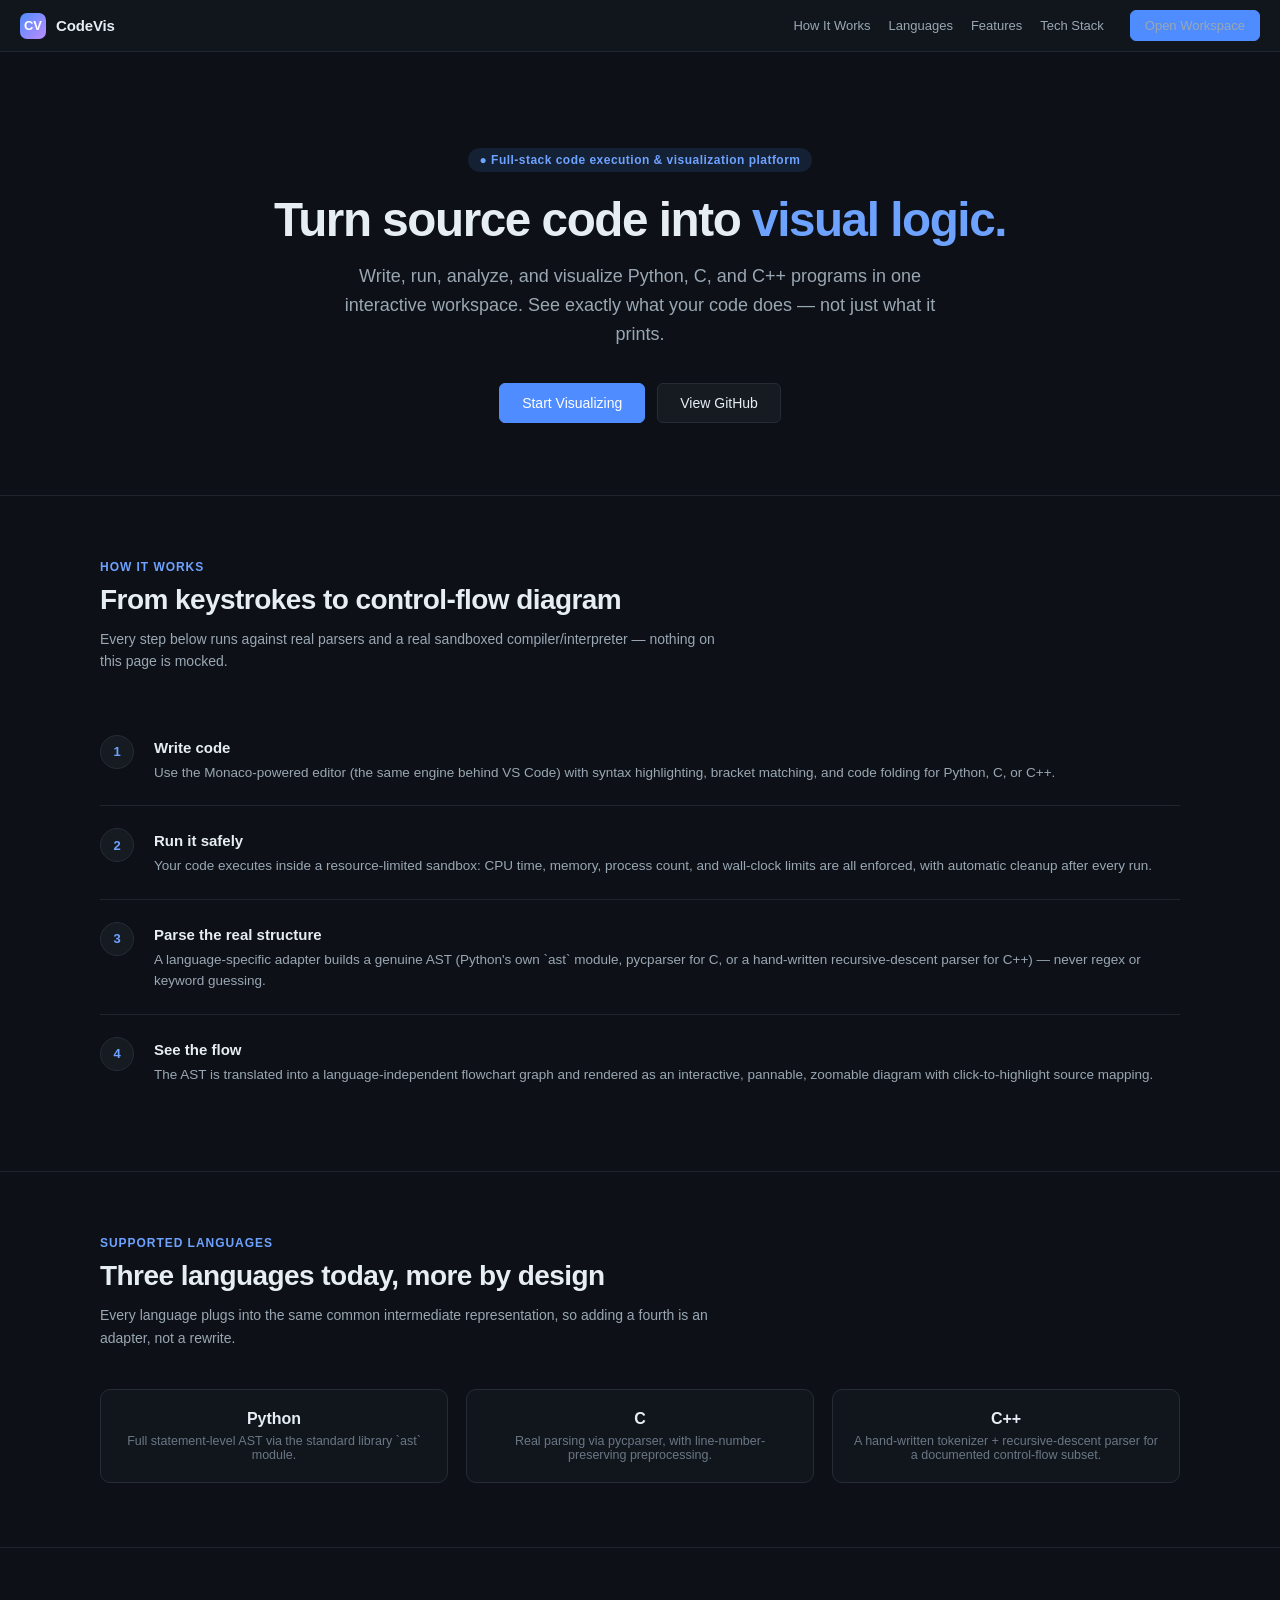
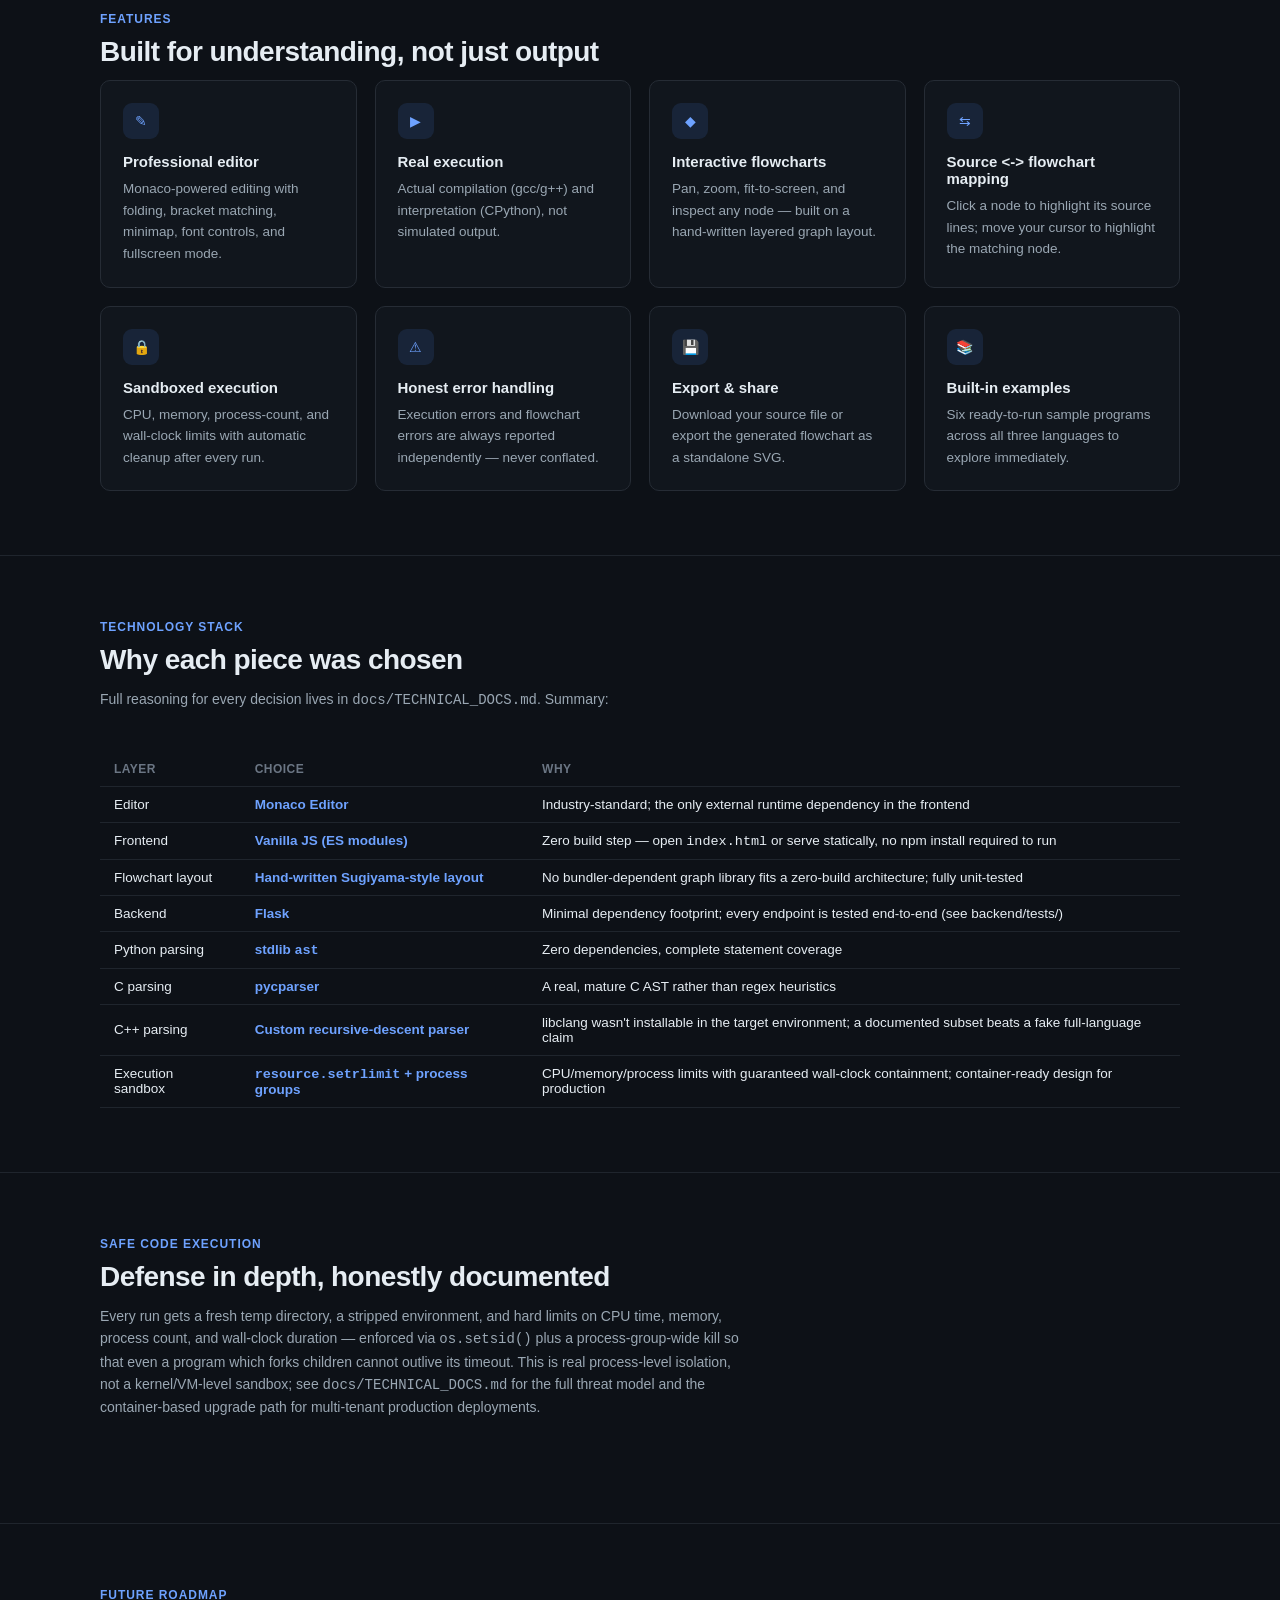
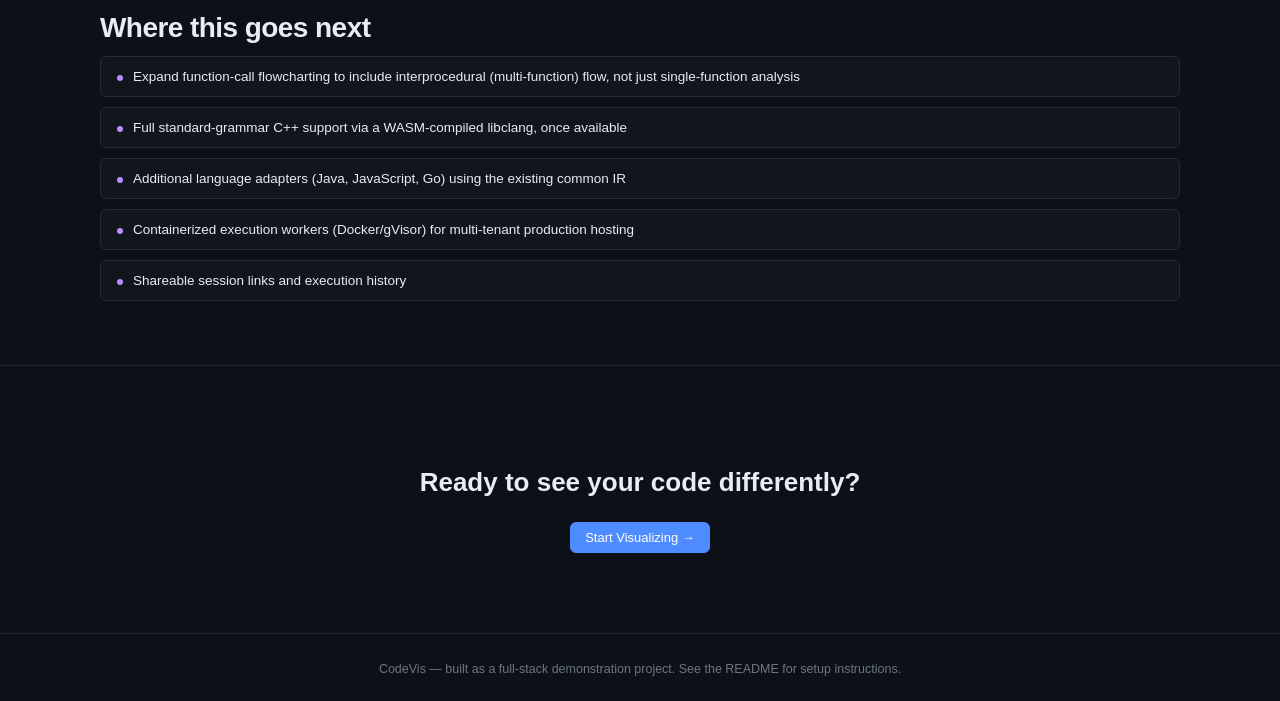
<file: frontend/landing.html>
<!DOCTYPE html>
<html lang="en">
<head>
<meta charset="UTF-8" />
<meta name="viewport" content="width=device-width, initial-scale=1.0" />
<title>CodeVis &mdash; Turn Source Code Into Visual Logic</title>
<meta name="description" content="Write, run, and visualize Python, C, and C++ programs as interactive flowcharts." />
<link rel="stylesheet" href="css/styles.css" />
</head>
<body>

<header class="topnav">
  <div class="brand">
    <div class="brand-mark">CV</div>
    <div class="brand-name">CodeVis</div>
  </div>
  <nav class="nav-links">
    <a href="#how-it-works">How It Works</a>
    <a href="#languages">Languages</a>
    <a href="#features">Features</a>
    <a href="#tech-stack">Tech Stack</a>
    <a href="index.html" class="btn btn-primary" style="margin-left:8px;">Open Workspace</a>
  </nav>
</header>

<section class="hero">
  <span class="hero-eyebrow">&#9679; Full-stack code execution &amp; visualization platform</span>
  <h1>Turn source code into <span>visual logic.</span></h1>
  <p class="lead">
    Write, run, analyze, and visualize Python, C, and C++ programs in one
    interactive workspace. See exactly what your code does &mdash; not just
    what it prints.
  </p>
  <div class="hero-ctas">
    <a href="index.html" class="btn btn-primary">Start Visualizing</a>
    <a href="https://github.com/" target="_blank" rel="noopener" class="btn">View GitHub</a>
  </div>
</section>

<section class="section" id="how-it-works">
  <div class="section-inner">
    <div class="section-eyebrow">How It Works</div>
    <h2>From keystrokes to control-flow diagram</h2>
    <p class="section-lead">Every step below runs against real parsers and a real sandboxed compiler/interpreter &mdash; nothing on this page is mocked.</p>
    <div class="steps">
      <div class="step">
        <div class="step-num">1</div>
        <div><h3>Write code</h3><p>Use the Monaco-powered editor (the same engine behind VS Code) with syntax highlighting, bracket matching, and code folding for Python, C, or C++.</p></div>
      </div>
      <div class="step">
        <div class="step-num">2</div>
        <div><h3>Run it safely</h3><p>Your code executes inside a resource-limited sandbox: CPU time, memory, process count, and wall-clock limits are all enforced, with automatic cleanup after every run.</p></div>
      </div>
      <div class="step">
        <div class="step-num">3</div>
        <div><h3>Parse the real structure</h3><p>A language-specific adapter builds a genuine AST (Python's own `ast` module, pycparser for C, or a hand-written recursive-descent parser for C++) &mdash; never regex or keyword guessing.</p></div>
      </div>
      <div class="step">
        <div class="step-num">4</div>
        <div><h3>See the flow</h3><p>The AST is translated into a language-independent flowchart graph and rendered as an interactive, pannable, zoomable diagram with click-to-highlight source mapping.</p></div>
      </div>
    </div>
  </div>
</section>

<section class="section" id="languages">
  <div class="section-inner">
    <div class="section-eyebrow">Supported Languages</div>
    <h2>Three languages today, more by design</h2>
    <p class="section-lead">Every language plugs into the same common intermediate representation, so adding a fourth is an adapter, not a rewrite.</p>
    <div class="grid-3">
      <div class="lang-card"><div class="lc-name">Python</div><div class="lc-desc">Full statement-level AST via the standard library `ast` module.</div></div>
      <div class="lang-card"><div class="lc-name">C</div><div class="lc-desc">Real parsing via pycparser, with line-number-preserving preprocessing.</div></div>
      <div class="lang-card"><div class="lc-name">C++</div><div class="lc-desc">A hand-written tokenizer + recursive-descent parser for a documented control-flow subset.</div></div>
    </div>
  </div>
</section>

<section class="section" id="features">
  <div class="section-inner">
    <div class="section-eyebrow">Features</div>
    <h2>Built for understanding, not just output</h2>
    <div class="grid-4">
      <div class="feature-card">
        <div class="fi">&#9998;</div>
        <h3>Professional editor</h3>
        <p>Monaco-powered editing with folding, bracket matching, minimap, font controls, and fullscreen mode.</p>
      </div>
      <div class="feature-card">
        <div class="fi">&#9654;</div>
        <h3>Real execution</h3>
        <p>Actual compilation (gcc/g++) and interpretation (CPython), not simulated output.</p>
      </div>
      <div class="feature-card">
        <div class="fi">&#9670;</div>
        <h3>Interactive flowcharts</h3>
        <p>Pan, zoom, fit-to-screen, and inspect any node &mdash; built on a hand-written layered graph layout.</p>
      </div>
      <div class="feature-card">
        <div class="fi">&#8646;</div>
        <h3>Source &lt;-&gt; flowchart mapping</h3>
        <p>Click a node to highlight its source lines; move your cursor to highlight the matching node.</p>
      </div>
      <div class="feature-card">
        <div class="fi">&#128274;</div>
        <h3>Sandboxed execution</h3>
        <p>CPU, memory, process-count, and wall-clock limits with automatic cleanup after every run.</p>
      </div>
      <div class="feature-card">
        <div class="fi">&#9888;</div>
        <h3>Honest error handling</h3>
        <p>Execution errors and flowchart errors are always reported independently &mdash; never conflated.</p>
      </div>
      <div class="feature-card">
        <div class="fi">&#128190;</div>
        <h3>Export &amp; share</h3>
        <p>Download your source file or export the generated flowchart as a standalone SVG.</p>
      </div>
      <div class="feature-card">
        <div class="fi">&#128218;</div>
        <h3>Built-in examples</h3>
        <p>Six ready-to-run sample programs across all three languages to explore immediately.</p>
      </div>
    </div>
  </div>
</section>

<section class="section" id="tech-stack">
  <div class="section-inner">
    <div class="section-eyebrow">Technology Stack</div>
    <h2>Why each piece was chosen</h2>
    <p class="section-lead">Full reasoning for every decision lives in <code>docs/TECHNICAL_DOCS.md</code>. Summary:</p>
    <table class="tech-table">
      <thead><tr><th>Layer</th><th>Choice</th><th>Why</th></tr></thead>
      <tbody>
        <tr><td>Editor</td><td class="tt-choice">Monaco Editor</td><td>Industry-standard; the only external runtime dependency in the frontend</td></tr>
        <tr><td>Frontend</td><td class="tt-choice">Vanilla JS (ES modules)</td><td>Zero build step &mdash; open <code>index.html</code> or serve statically, no npm install required to run</td></tr>
        <tr><td>Flowchart layout</td><td class="tt-choice">Hand-written Sugiyama-style layout</td><td>No bundler-dependent graph library fits a zero-build architecture; fully unit-tested</td></tr>
        <tr><td>Backend</td><td class="tt-choice">Flask</td><td>Minimal dependency footprint; every endpoint is tested end-to-end (see backend/tests/)</td></tr>
        <tr><td>Python parsing</td><td class="tt-choice">stdlib <code>ast</code></td><td>Zero dependencies, complete statement coverage</td></tr>
        <tr><td>C parsing</td><td class="tt-choice">pycparser</td><td>A real, mature C AST rather than regex heuristics</td></tr>
        <tr><td>C++ parsing</td><td class="tt-choice">Custom recursive-descent parser</td><td>libclang wasn't installable in the target environment; a documented subset beats a fake full-language claim</td></tr>
        <tr><td>Execution sandbox</td><td class="tt-choice"><code>resource.setrlimit</code> + process groups</td><td>CPU/memory/process limits with guaranteed wall-clock containment; container-ready design for production</td></tr>
      </tbody>
    </table>
  </div>
</section>

<section class="section" id="security">
  <div class="section-inner">
    <div class="section-eyebrow">Safe Code Execution</div>
    <h2>Defense in depth, honestly documented</h2>
    <p class="section-lead">
      Every run gets a fresh temp directory, a stripped environment, and hard limits on
      CPU time, memory, process count, and wall-clock duration &mdash; enforced via
      <code>os.setsid()</code> plus a process-group-wide kill so that even a
      program which forks children cannot outlive its timeout. This is real
      process-level isolation, not a kernel/VM-level sandbox; see
      <code>docs/TECHNICAL_DOCS.md</code> for the full threat model and the
      container-based upgrade path for multi-tenant production deployments.
    </p>
  </div>
</section>

<section class="section" id="roadmap">
  <div class="section-inner">
    <div class="section-eyebrow">Future Roadmap</div>
    <h2>Where this goes next</h2>
    <div class="roadmap-list">
      <div class="roadmap-item"><span class="ri-dot"></span> Expand function-call flowcharting to include interprocedural (multi-function) flow, not just single-function analysis</div>
      <div class="roadmap-item"><span class="ri-dot"></span> Full standard-grammar C++ support via a WASM-compiled libclang, once available</div>
      <div class="roadmap-item"><span class="ri-dot"></span> Additional language adapters (Java, JavaScript, Go) using the existing common IR</div>
      <div class="roadmap-item"><span class="ri-dot"></span> Containerized execution workers (Docker/gVisor) for multi-tenant production hosting</div>
      <div class="roadmap-item"><span class="ri-dot"></span> Shareable session links and execution history</div>
    </div>
  </div>
</section>

<section class="footer-cta">
  <h2>Ready to see your code differently?</h2>
  <a href="index.html" class="btn btn-primary">Start Visualizing &rarr;</a>
</section>

<footer class="site-footer">
  CodeVis &mdash; built as a full-stack demonstration project. See the README for setup instructions.
</footer>

</body>
</html>
</file>
<file: frontend/css/styles.css>
/* =========================================================================
   CodeVis - core stylesheet
   Hand-written (no Tailwind/Bootstrap) so the product doesn't read as a
   templated AI dashboard. Dark-first, VS Code-inspired, restrained motion.
   ========================================================================= */

:root {
  --bg-0: #0d1117;
  --bg-1: #11161d;
  --bg-2: #161b22;
  --bg-3: #1c2229;
  --border: #262c35;
  --border-soft: #1f252d;
  --text-0: #e6edf3;
  --text-1: #9aa7b3;
  --text-2: #6b7684;
  --accent: #4f8cff;
  --accent-soft: rgba(79, 140, 255, 0.12);
  --accent-strong: #6ea2ff;
  --green: #3fb950;
  --green-soft: rgba(63, 185, 80, 0.12);
  --red: #f85149;
  --red-soft: rgba(248, 81, 73, 0.12);
  --amber: #d29922;
  --amber-soft: rgba(210, 153, 34, 0.12);
  --purple: #bc8cff;
  --purple-soft: rgba(188, 140, 255, 0.12);
  --radius-sm: 6px;
  --radius-md: 10px;
  --shadow-1: 0 1px 2px rgba(0, 0, 0, 0.4);
  --shadow-2: 0 8px 24px rgba(0, 0, 0, 0.35);
  --mono: "JetBrains Mono", "Fira Code", ui-monospace, SFMono-Regular, Menlo, Consolas, monospace;
  --sans: "Inter", -apple-system, BlinkMacSystemFont, "Segoe UI", sans-serif;
}

* { box-sizing: border-box; }

html, body {
  margin: 0;
  padding: 0;
  height: 100%;
  background: var(--bg-0);
  color: var(--text-0);
  font-family: var(--sans);
  font-size: 14px;
  -webkit-font-smoothing: antialiased;
}

::selection { background: var(--accent-soft); color: var(--text-0); }

::-webkit-scrollbar { width: 10px; height: 10px; }
::-webkit-scrollbar-track { background: transparent; }
::-webkit-scrollbar-thumb { background: #2b323c; border-radius: 5px; }
::-webkit-scrollbar-thumb:hover { background: #38414d; }

a { color: var(--accent-strong); text-decoration: none; }
a:hover { text-decoration: underline; }

button { font-family: inherit; }

/* ---------------------------------------------------------------------- */
/* Top nav                                                                  */
/* ---------------------------------------------------------------------- */

.topnav {
  height: 52px;
  display: flex;
  align-items: center;
  justify-content: space-between;
  padding: 0 20px;
  border-bottom: 1px solid var(--border-soft);
  background: var(--bg-1);
  flex-shrink: 0;
}

.brand { display: flex; align-items: center; gap: 10px; }

.brand-mark {
  width: 26px; height: 26px;
  border-radius: 7px;
  background: linear-gradient(135deg, var(--accent), var(--purple));
  display: flex; align-items: center; justify-content: center;
  font-weight: 700; font-size: 13px; color: #fff;
  flex-shrink: 0;
}

.brand-name { font-weight: 600; font-size: 15px; letter-spacing: -0.01em; }
.brand-tag { color: var(--text-2); font-size: 12px; margin-left: 10px; display: none; }
@media (min-width: 860px) { .brand-tag { display: inline; } }

.nav-links { display: flex; align-items: center; gap: 18px; font-size: 13px; }
.nav-links a { color: var(--text-1); }
.nav-links a:hover { color: var(--text-0); text-decoration: none; }

.btn {
  display: inline-flex; align-items: center; gap: 6px;
  padding: 7px 14px;
  border-radius: var(--radius-sm);
  border: 1px solid var(--border);
  background: var(--bg-2);
  color: var(--text-0);
  font-size: 13px;
  font-weight: 500;
  cursor: pointer;
  transition: background 0.12s ease, border-color 0.12s ease, transform 0.06s ease;
}
.btn:hover { background: var(--bg-3); border-color: #333c47; }
.btn:active { transform: translateY(1px); }
.btn:disabled { opacity: 0.5; cursor: not-allowed; }

.btn-primary {
  background: var(--accent);
  border-color: var(--accent);
  color: #fff;
}
.btn-primary:hover { background: var(--accent-strong); border-color: var(--accent-strong); }

.btn-icon { padding: 7px 9px; }

/* ---------------------------------------------------------------------- */
/* Workspace layout                                                        */
/* ---------------------------------------------------------------------- */

.workspace {
  display: flex;
  flex-direction: column;
  height: calc(100vh - 52px);
}

.toolbar {
  display: flex;
  align-items: center;
  gap: 10px;
  padding: 10px 16px;
  border-bottom: 1px solid var(--border-soft);
  background: var(--bg-1);
  flex-wrap: wrap;
}

.select {
  appearance: none;
  background: var(--bg-2) url("data:image/svg+xml,%3Csvg xmlns='http://www.w3.org/2000/svg' width='10' height='6'%3E%3Cpath d='M0 0l5 6 5-6z' fill='%239aa7b3'/%3E%3C/svg%3E") no-repeat right 10px center;
  border: 1px solid var(--border);
  color: var(--text-0);
  padding: 7px 28px 7px 12px;
  border-radius: var(--radius-sm);
  font-size: 13px;
  cursor: pointer;
}

.toolbar-spacer { flex: 1; }

.toolbar-divider {
  width: 1px; height: 22px; background: var(--border); margin: 0 4px;
}

.panes {
  flex: 1;
  display: grid;
  grid-template-columns: 1fr 1fr;
  min-height: 0;
}

@media (max-width: 900px) {
  .panes { grid-template-columns: 1fr; grid-auto-rows: min-content; overflow-y: auto; }
  .pane-editor, .pane-flow { height: 480px; }
}

.pane {
  display: flex;
  flex-direction: column;
  min-height: 0;
  min-width: 0;
}

.pane-editor { border-right: 1px solid var(--border-soft); }
@media (max-width: 900px) { .pane-editor { border-right: none; border-bottom: 1px solid var(--border-soft); } }

.pane-header {
  display: flex;
  align-items: center;
  justify-content: space-between;
  padding: 8px 14px;
  font-size: 11px;
  font-weight: 600;
  letter-spacing: 0.06em;
  text-transform: uppercase;
  color: var(--text-2);
  border-bottom: 1px solid var(--border-soft);
  background: var(--bg-1);
  flex-shrink: 0;
}

.pane-header-actions { display: flex; gap: 6px; align-items: center; }
.icon-btn {
  background: transparent; border: none; color: var(--text-2);
  cursor: pointer; padding: 4px; border-radius: 4px; display: flex;
}
.icon-btn:hover { color: var(--text-0); background: var(--bg-3); }

#monaco-container { flex: 1; min-height: 0; }

.pane-flow {
  position: relative;
  background:
    radial-gradient(circle at 1px 1px, #1b212a 1px, transparent 0) 0 0/18px 18px,
    var(--bg-0);
}

#flowchart-svg-wrap {
  position: absolute; inset: 0;
  overflow: hidden;
  cursor: grab;
}
#flowchart-svg-wrap.grabbing { cursor: grabbing; }

.flow-controls {
  position: absolute;
  bottom: 14px;
  right: 14px;
  display: flex;
  flex-direction: column;
  gap: 6px;
  z-index: 5;
}

.flow-controls .btn {
  width: 34px; height: 34px; padding: 0;
  display: flex; align-items: center; justify-content: center;
  background: var(--bg-2);
}

.flow-empty, .flow-error, .flow-loading {
  position: absolute; inset: 0;
  display: flex; flex-direction: column; align-items: center; justify-content: center;
  gap: 10px; text-align: center; padding: 24px;
  color: var(--text-1);
}

.flow-empty svg, .flow-error svg { opacity: 0.5; }
.flow-error { color: var(--amber); }
.flow-error-detail { max-width: 420px; font-size: 12.5px; color: var(--text-2); }

.spinner {
  width: 22px; height: 22px;
  border: 2px solid var(--border);
  border-top-color: var(--accent);
  border-radius: 50%;
  animation: spin 0.8s linear infinite;
}
@keyframes spin { to { transform: rotate(360deg); } }

/* ---------------------------------------------------------------------- */
/* Output panel                                                            */
/* ---------------------------------------------------------------------- */

.output-panel {
  border-top: 1px solid var(--border-soft);
  background: var(--bg-1);
  flex-shrink: 0;
  max-height: 240px;
  display: flex;
  flex-direction: column;
  transition: max-height 0.15s ease;
}
.output-panel.collapsed { max-height: 40px; }

.output-header {
  display: flex; align-items: center; justify-content: space-between;
  padding: 9px 14px;
  cursor: pointer;
  flex-shrink: 0;
  user-select: none;
}

.output-title { display: flex; align-items: center; gap: 10px; font-size: 12px; font-weight: 600; }

.status-pill {
  display: inline-flex; align-items: center; gap: 5px;
  padding: 3px 9px;
  border-radius: 999px;
  font-size: 11px;
  font-weight: 600;
}
.status-pill.idle { background: var(--bg-3); color: var(--text-2); }
.status-pill.running { background: var(--accent-soft); color: var(--accent-strong); }
.status-pill.ok { background: var(--green-soft); color: var(--green); }
.status-pill.error { background: var(--red-soft); color: var(--red); }
.status-pill.timeout { background: var(--amber-soft); color: var(--amber); }

.status-dot { width: 6px; height: 6px; border-radius: 50%; background: currentColor; }
.status-dot.running { animation: pulse 1s ease-in-out infinite; }
@keyframes pulse { 0%, 100% { opacity: 1; } 50% { opacity: 0.3; } }

.output-meta { color: var(--text-2); font-size: 11.5px; }

.output-body {
  padding: 12px 16px;
  overflow-y: auto;
  font-family: var(--mono);
  font-size: 12.5px;
  line-height: 1.6;
  white-space: pre-wrap;
  word-break: break-word;
  flex: 1;
}

.output-line-stdout { color: var(--text-0); }
.output-line-stderr { color: var(--red); }
.output-line-info { color: var(--text-2); font-style: italic; }
.output-line-compiler { color: var(--amber); }

.output-empty { color: var(--text-2); font-style: italic; }

.stdin-row {
  display: flex; gap: 8px; padding: 8px 16px; border-top: 1px solid var(--border-soft);
}
.stdin-row input {
  flex: 1;
  background: var(--bg-2);
  border: 1px solid var(--border);
  color: var(--text-0);
  border-radius: var(--radius-sm);
  padding: 6px 10px;
  font-family: var(--mono);
  font-size: 12.5px;
}
.stdin-row input:focus { outline: none; border-color: var(--accent); }

/* ---------------------------------------------------------------------- */
/* Flowchart node styling (SVG)                                            */
/* ---------------------------------------------------------------------- */

.fc-node rect, .fc-node polygon, .fc-node path {
  stroke-width: 1.5;
  transition: filter 0.12s ease, stroke-width 0.12s ease;
}
.fc-node text {
  font-family: var(--sans);
  font-size: 12px;
  fill: #0d1117;
  pointer-events: none;
}
.fc-node { cursor: pointer; }
.fc-node:hover rect, .fc-node:hover polygon, .fc-node:hover path { filter: brightness(1.08); }
.fc-node.selected rect, .fc-node.selected polygon, .fc-node.selected path {
  stroke: #fff; stroke-width: 2.5;
}
.fc-node.dim { opacity: 0.35; }

.fc-edge path { fill: none; stroke: #4b5563; stroke-width: 1.6; }
.fc-edge.highlighted path { stroke: var(--accent-strong); stroke-width: 2.4; }
.fc-edge text { font-family: var(--mono); font-size: 10.5px; fill: var(--text-1); }
.fc-edge.highlighted text { fill: var(--accent-strong); font-weight: 600; }

/* Source line highlight injected into Monaco via decorations, styled here */
.codevis-line-highlight {
  background: rgba(79, 140, 255, 0.14);
  border-left: 2px solid var(--accent);
}

/* ---------------------------------------------------------------------- */
/* Warnings banner                                                         */
/* ---------------------------------------------------------------------- */

.warnings-banner {
  position: absolute; top: 10px; left: 10px; right: 50px;
  background: var(--amber-soft);
  border: 1px solid rgba(210, 153, 34, 0.3);
  color: var(--amber);
  border-radius: var(--radius-sm);
  padding: 8px 12px;
  font-size: 12px;
  z-index: 4;
  max-height: 110px;
  overflow-y: auto;
}
.warnings-banner ul { margin: 4px 0 0; padding-left: 16px; }

/* ---------------------------------------------------------------------- */
/* Node inspector                                                          */
/* ---------------------------------------------------------------------- */

.inspector {
  position: absolute; top: 14px; right: 14px; width: 260px;
  background: var(--bg-2);
  border: 1px solid var(--border);
  border-radius: var(--radius-md);
  box-shadow: var(--shadow-2);
  padding: 14px;
  z-index: 6;
  font-size: 12.5px;
}
.inspector-close {
  position: absolute; top: 8px; right: 8px;
}
.inspector-type {
  display: inline-block; padding: 2px 8px; border-radius: 4px; font-size: 10.5px;
  font-weight: 700; letter-spacing: 0.04em; margin-bottom: 8px;
}
.inspector-label { font-family: var(--mono); color: var(--text-0); margin-bottom: 8px; word-break: break-word; }
.inspector-lines { color: var(--text-2); font-size: 11.5px; }

/* ---------------------------------------------------------------------- */
/* Modal (samples picker)                                                  */
/* ---------------------------------------------------------------------- */

.modal-backdrop {
  position: fixed; inset: 0; background: rgba(0,0,0,0.6);
  display: flex; align-items: center; justify-content: center;
  z-index: 50;
}
.modal {
  background: var(--bg-1);
  border: 1px solid var(--border);
  border-radius: var(--radius-md);
  width: 560px; max-width: 92vw;
  max-height: 80vh;
  display: flex; flex-direction: column;
  box-shadow: var(--shadow-2);
}
.modal-header {
  display: flex; align-items: center; justify-content: space-between;
  padding: 14px 18px; border-bottom: 1px solid var(--border-soft);
  font-weight: 600; font-size: 14px;
}
.modal-body { padding: 8px; overflow-y: auto; }

.sample-item {
  display: flex; flex-direction: column; gap: 3px;
  padding: 10px 12px; border-radius: var(--radius-sm); cursor: pointer;
}
.sample-item:hover { background: var(--bg-2); }
.sample-item-title { font-weight: 600; font-size: 13px; display: flex; align-items: center; gap: 8px; }
.sample-item-desc { color: var(--text-2); font-size: 12px; }

.lang-badge {
  font-size: 10px; font-weight: 700; padding: 1px 6px; border-radius: 4px; letter-spacing: 0.03em;
}
.lang-badge.python { background: var(--green-soft); color: var(--green); }
.lang-badge.c { background: var(--accent-soft); color: var(--accent-strong); }
.lang-badge.cpp { background: var(--purple-soft); color: var(--purple); }

/* ---------------------------------------------------------------------- */
/* Toast                                                                   */
/* ---------------------------------------------------------------------- */
.toast {
  position: fixed; bottom: 20px; left: 50%; transform: translateX(-50%);
  background: var(--bg-3); border: 1px solid var(--border);
  padding: 10px 16px; border-radius: var(--radius-sm);
  font-size: 12.5px; box-shadow: var(--shadow-2);
  z-index: 100; opacity: 0; pointer-events: none;
  transition: opacity 0.2s ease, transform 0.2s ease;
}
.toast.show { opacity: 1; transform: translateX(-50%) translateY(-4px); }

/* =========================================================================
   Landing page
   ========================================================================= */

.landing { max-width: 1080px; margin: 0 auto; padding: 0 24px; }

.hero {
  padding: 96px 24px 72px;
  text-align: center;
  max-width: 1080px;
  margin: 0 auto;
}
.hero-eyebrow {
  display: inline-flex; align-items: center; gap: 6px;
  font-size: 12px; font-weight: 600; letter-spacing: 0.04em;
  color: var(--accent-strong); background: var(--accent-soft);
  padding: 5px 12px; border-radius: 999px; margin-bottom: 22px;
}
.hero h1 {
  font-size: clamp(2.2rem, 5vw, 3.4rem);
  margin: 0 0 16px;
  letter-spacing: -0.03em;
  line-height: 1.1;
}
.hero h1 span { color: var(--accent-strong); }
.hero p.lead {
  font-size: 18px; color: var(--text-1); max-width: 640px; margin: 0 auto 34px;
  line-height: 1.6;
}
.hero-ctas { display: flex; gap: 12px; justify-content: center; flex-wrap: wrap; }
.hero-ctas .btn { padding: 11px 22px; font-size: 14px; }

.section { padding: 64px 24px; border-top: 1px solid var(--border-soft); }
.section-inner { max-width: 1080px; margin: 0 auto; }
.section-eyebrow { color: var(--accent-strong); font-size: 12px; font-weight: 700; letter-spacing: 0.08em; text-transform: uppercase; margin-bottom: 10px; }
.section h2 { font-size: 28px; margin: 0 0 12px; letter-spacing: -0.02em; }
.section p.section-lead { color: var(--text-1); max-width: 640px; margin: 0 0 40px; line-height: 1.6; }

.grid-3 { display: grid; grid-template-columns: repeat(auto-fit, minmax(260px, 1fr)); gap: 18px; }
.grid-4 { display: grid; grid-template-columns: repeat(auto-fit, minmax(220px, 1fr)); gap: 18px; }

.feature-card {
  background: var(--bg-1);
  border: 1px solid var(--border);
  border-radius: var(--radius-md);
  padding: 22px;
}
.feature-card .fi {
  width: 36px; height: 36px; border-radius: 9px;
  display: flex; align-items: center; justify-content: center;
  background: var(--accent-soft); color: var(--accent-strong);
  margin-bottom: 14px;
}
.feature-card h3 { font-size: 15px; margin: 0 0 8px; }
.feature-card p { font-size: 13.5px; color: var(--text-1); line-height: 1.6; margin: 0; }

.steps { display: flex; flex-direction: column; gap: 0; }
.step {
  display: flex; gap: 20px; padding: 22px 0;
  border-bottom: 1px solid var(--border-soft);
}
.step:last-child { border-bottom: none; }
.step-num {
  flex-shrink: 0; width: 34px; height: 34px; border-radius: 50%;
  background: var(--bg-2); border: 1px solid var(--border);
  display: flex; align-items: center; justify-content: center;
  font-weight: 700; font-size: 13px; color: var(--accent-strong);
}
.step h3 { margin: 4px 0 6px; font-size: 15px; }
.step p { margin: 0; color: var(--text-1); font-size: 13.5px; line-height: 1.6; }

.lang-card {
  background: var(--bg-1); border: 1px solid var(--border); border-radius: var(--radius-md);
  padding: 20px; text-align: center;
}
.lang-card .lc-name { font-weight: 700; font-size: 16px; margin-bottom: 6px; }
.lang-card .lc-desc { color: var(--text-2); font-size: 12.5px; }

.tech-table { width: 100%; border-collapse: collapse; font-size: 13.5px; }
.tech-table th, .tech-table td { text-align: left; padding: 10px 14px; border-bottom: 1px solid var(--border-soft); }
.tech-table th { color: var(--text-2); font-weight: 600; font-size: 12px; text-transform: uppercase; letter-spacing: 0.04em; }
.tech-table td.tt-choice { color: var(--accent-strong); font-weight: 600; }

.roadmap-list { display: flex; flex-direction: column; gap: 10px; }
.roadmap-item {
  display: flex; align-items: flex-start; gap: 10px;
  background: var(--bg-1); border: 1px solid var(--border);
  border-radius: var(--radius-sm); padding: 12px 16px; font-size: 13.5px;
}
.roadmap-item .ri-dot { width: 6px; height: 6px; border-radius: 50%; background: var(--purple); margin-top: 6px; flex-shrink: 0; }

.footer-cta { text-align: center; padding: 80px 24px; border-top: 1px solid var(--border-soft); }
.footer-cta h2 { font-size: 26px; margin-bottom: 24px; }

.site-footer {
  border-top: 1px solid var(--border-soft);
  padding: 28px 24px;
  text-align: center;
  color: var(--text-2);
  font-size: 12.5px;
}
</file>
